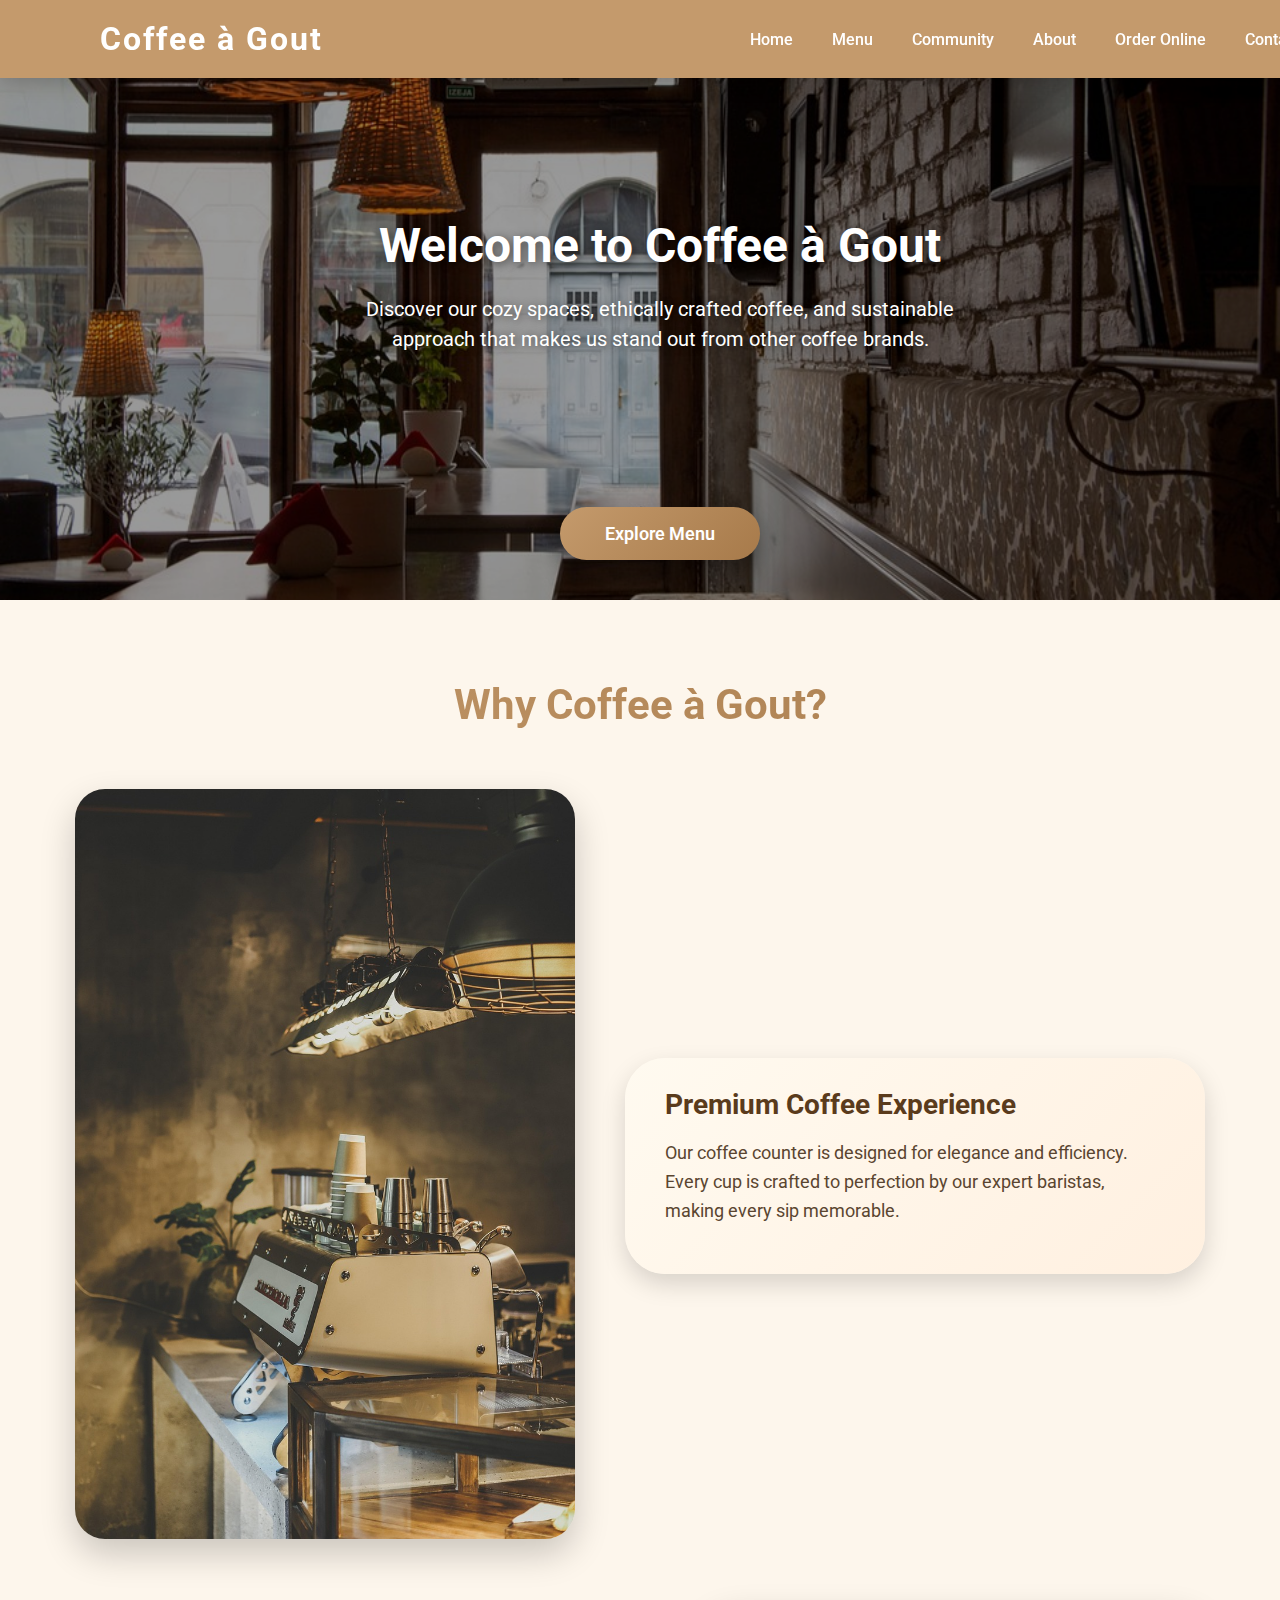
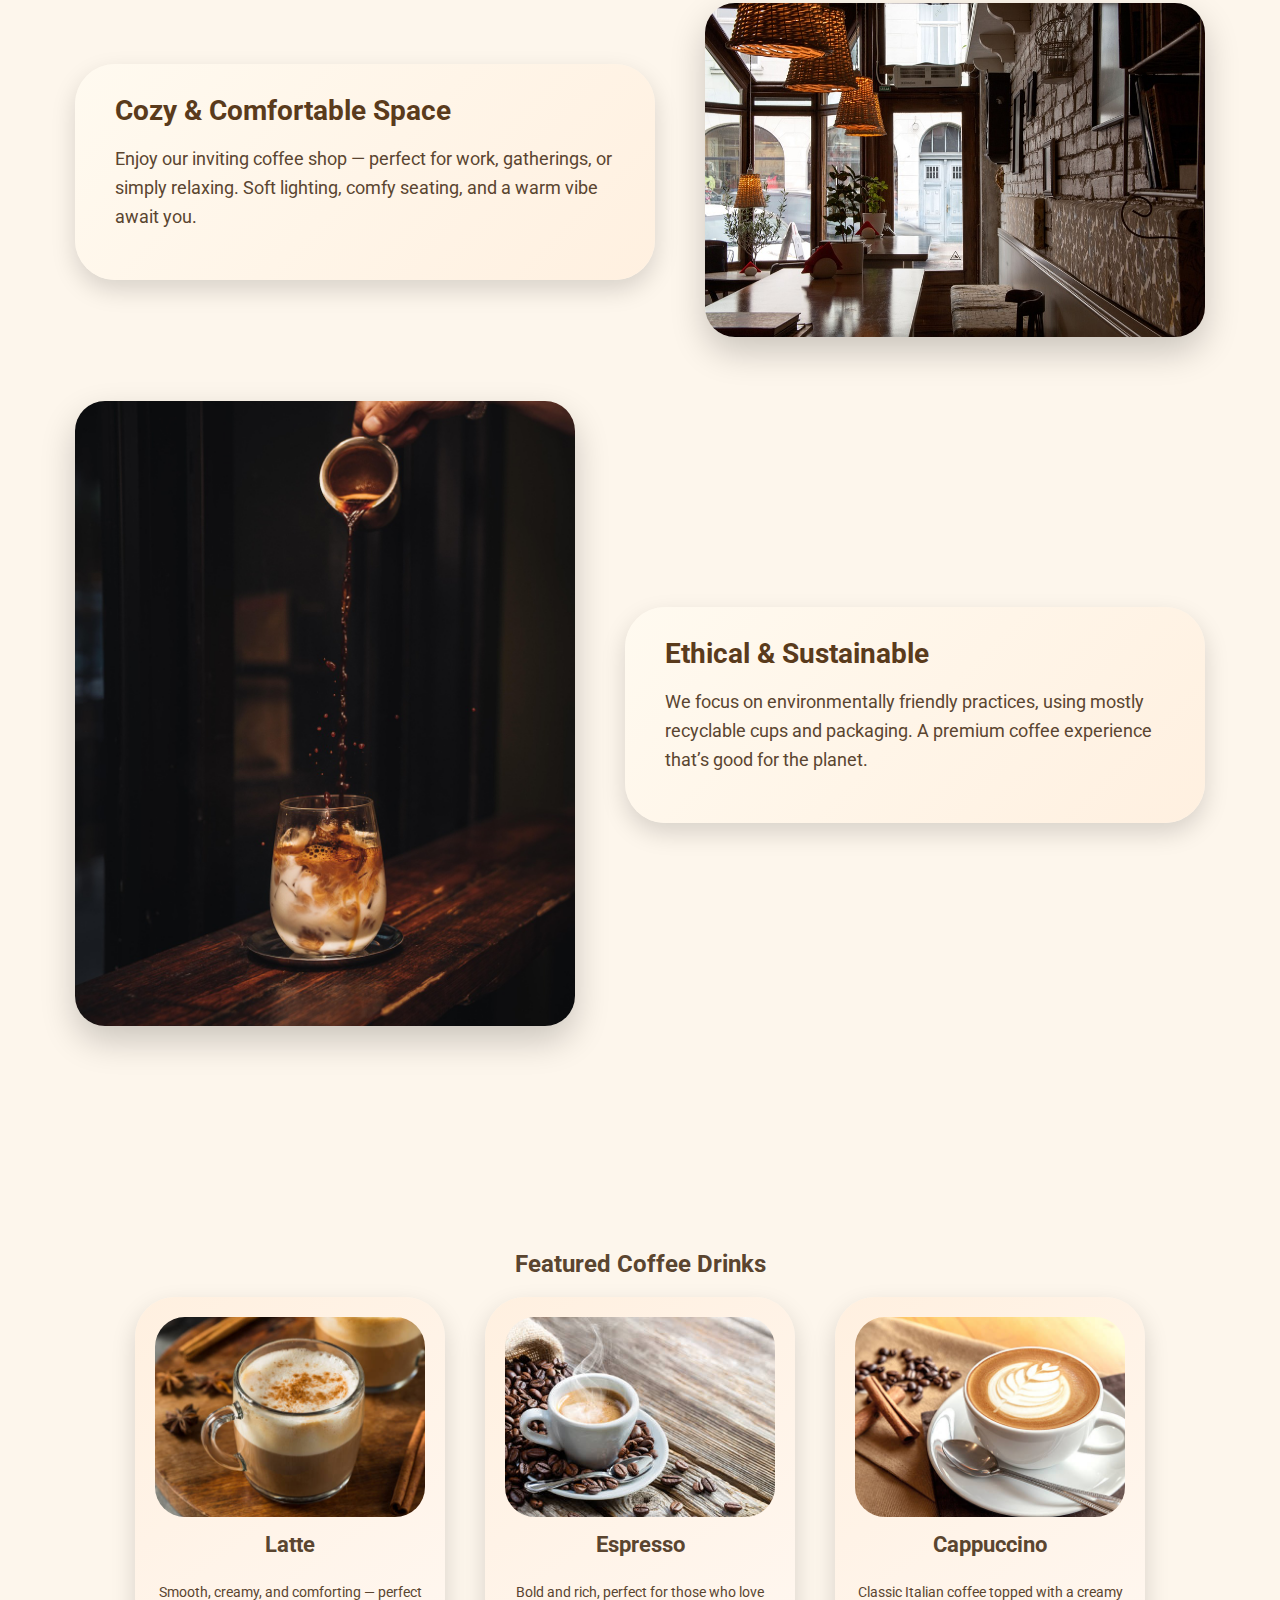
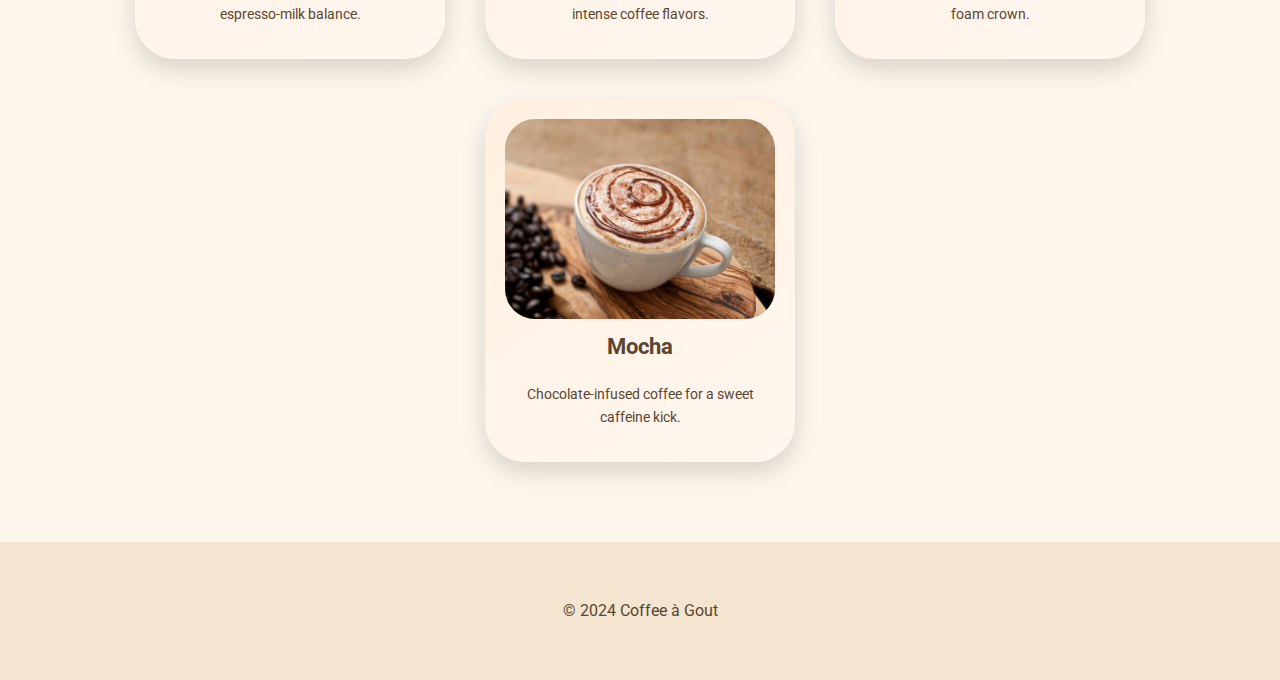
<file: index.html>
<!DOCTYPE html>
<html lang="en">
<head>
  <meta charset="UTF-8">
  <meta name="viewport" content="width=device-width, initial-scale=1.0">
  <title>Coffee à Gout - Home</title>
  <link rel="stylesheet" href="style.css">
  <link href="https://fonts.googleapis.com/css2?family=Roboto:wght@400;700&display=swap" rel="stylesheet">
</head>
<body>

<header class="navbar">
  <div class="nav-container">
    <h1 class="logo">Coffee à Gout</h1>
    <nav class="nav-right" aria-label="Main navigation">
      <a href="index.html">Home</a>
      <a href="menu.html">Menu</a>
      <a href="community.html">Community</a>
      <a href="about.html">About</a>
      <a href="order.html">Order Online</a>
      <a href="contact.html">Contact</a>
    </nav>
  </div>
</header>

<!-- HERO SECTION -->
<section class="hero-story">
  <div class="hero-image">
    <img src="images/ourplace.jpg" alt="Our Coffee Shop">
    <div class="hero-overlay">
      <div class="hero-content">
        <h2>Welcome to Coffee à Gout</h2>
        <p>Discover our cozy spaces, ethically crafted coffee, and sustainable approach that makes us stand out from other coffee brands.</p>
        <a href="menu.html" class="btn btn-explore">Explore Menu</a>
      </div>
    </div>
  </div>
</section>

<!-- WHY CHOOSE COFFEE À GOUT SECTION -->
<section class="why-choose">
  <h2>Why Coffee à Gout?</h2>

  <!-- Row 1: Coffee Counter -->
  <div class="why-row">
    <div class="why-image">
      <img src="images/coffeecounter.jpg" alt="Coffee Counter">
    </div>
    <div class="why-text">
      <h3>Premium Coffee Experience</h3>
      <p>Our coffee counter is designed for elegance and efficiency. Every cup is crafted to perfection by our expert baristas, making every sip memorable.</p>
    </div>
  </div>

  <!-- Row 2: Our Place (Image right) -->
  <div class="why-row reverse">
    <div class="why-image">
      <img src="images/ourplace.jpg" alt="Our Place">
    </div>
    <div class="why-text">
      <h3>Cozy & Comfortable Space</h3>
      <p>Enjoy our inviting coffee shop — perfect for work, gatherings, or simply relaxing. Soft lighting, comfy seating, and a warm vibe await you.</p>
    </div>
  </div>

  <!-- Row 3: Coffee Prep -->
  <div class="why-row">
    <div class="why-image">
      <img src="images/coffeeprep.jpg" alt="Coffee Preparation">
    </div>
    <div class="why-text">
      <h3>Ethical & Sustainable</h3>
      <p>We focus on environmentally friendly practices, using mostly recyclable cups and packaging. A premium coffee experience that’s good for the planet.</p>
    </div>
  </div>
</section>


<!-- FEATURED COFFEES -->
<section class="featured">
  <h2>Featured Coffee Drinks</h2>
  <br>
  
  <div class="cards">
    <div class="card">
      <img src="images/latte.jpg" alt="Latte">
      <h3>Latte</h3>
      <p>Smooth, creamy, and comforting — perfect espresso-milk balance.</p>
    </div>
    <div class="card">
      <img src="images/espresso1.jpg" alt="Espresso">
      <h3>Espresso</h3>
      <p>Bold and rich, perfect for those who love intense coffee flavors.</p>
    </div>
    <div class="card">
      <img src="images/capuccinno.jpg" alt="Cappuccino">
      <h3>Cappuccino</h3>
      <p>Classic Italian coffee topped with a creamy foam crown.</p>
    </div>
    <div class="card">
      <img src="images/mocha.jpg" alt="Mocha">
      <h3>Mocha</h3>
      <p>Chocolate-infused coffee for a sweet caffeine kick.</p>
    </div>
  </div>
</section>

<footer>
  <p>© 2024 Coffee à Gout</p>
</footer>

</body>
</html>
</file>
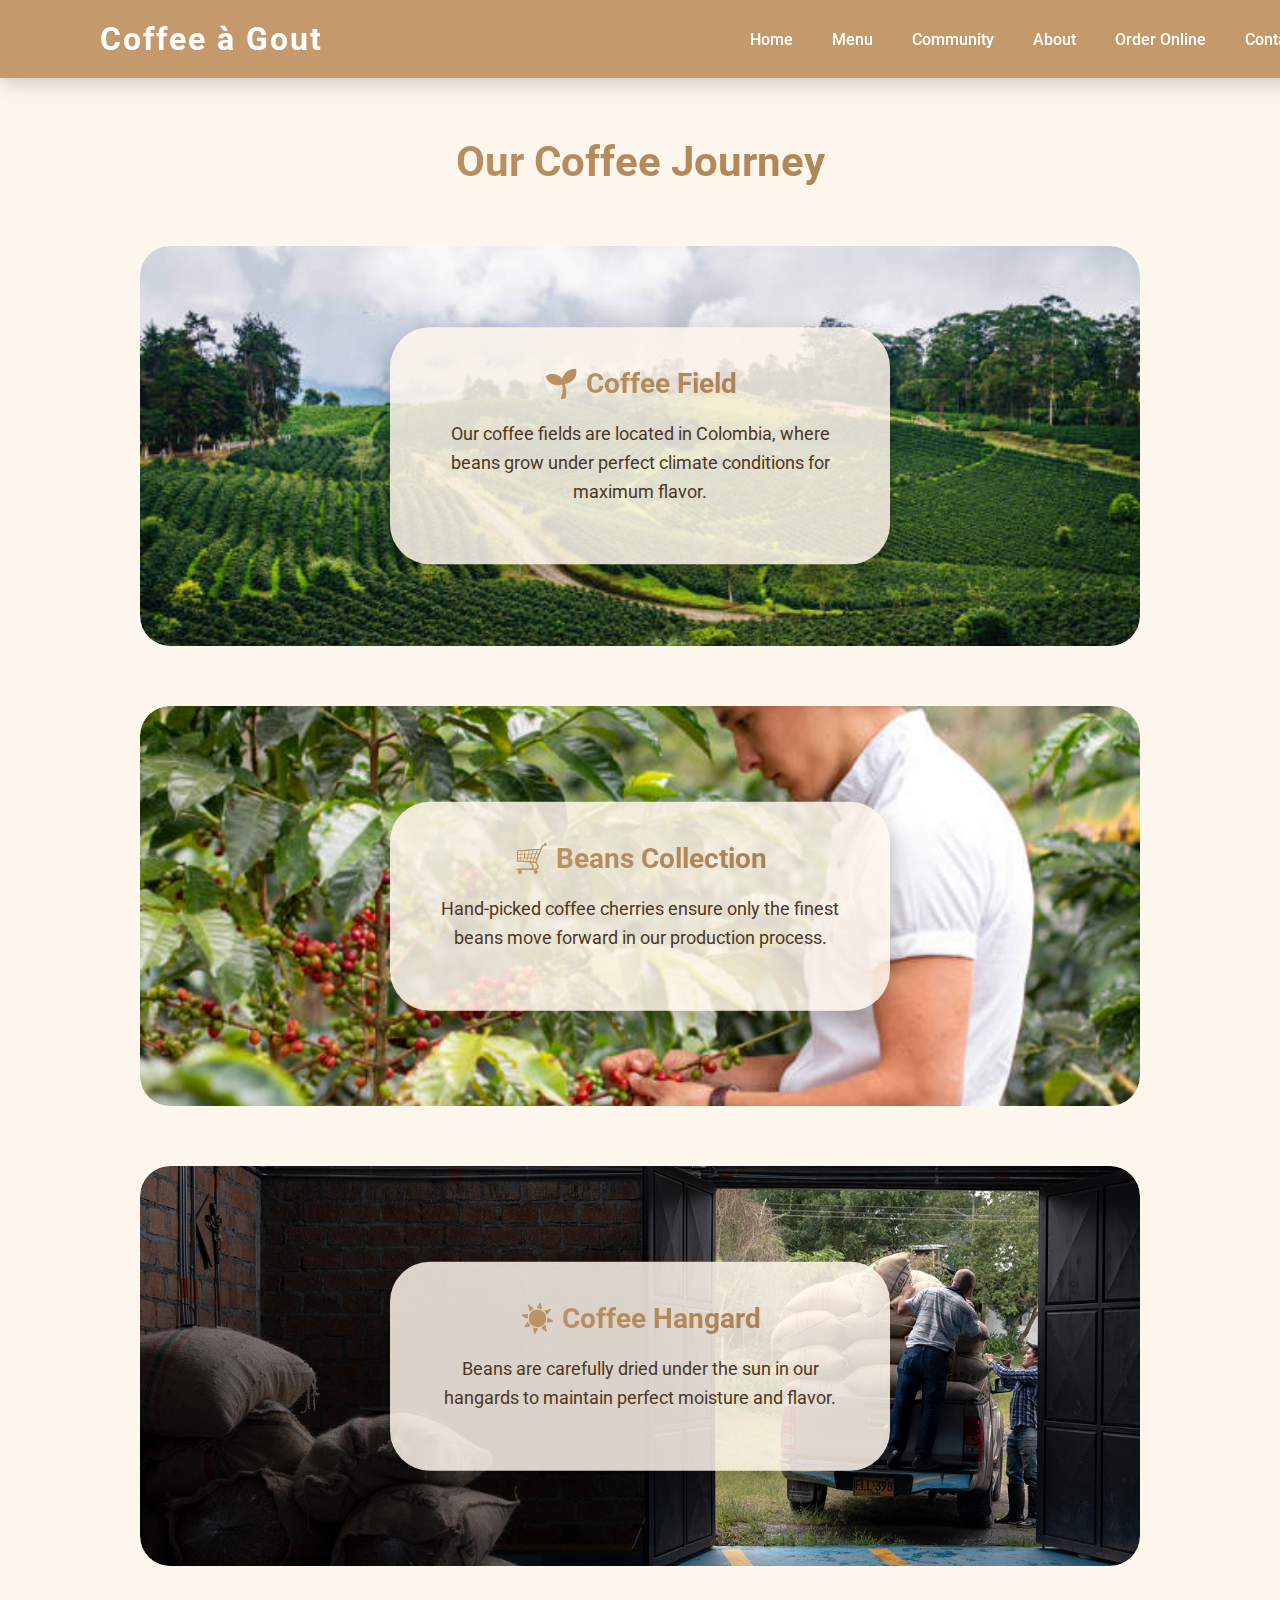
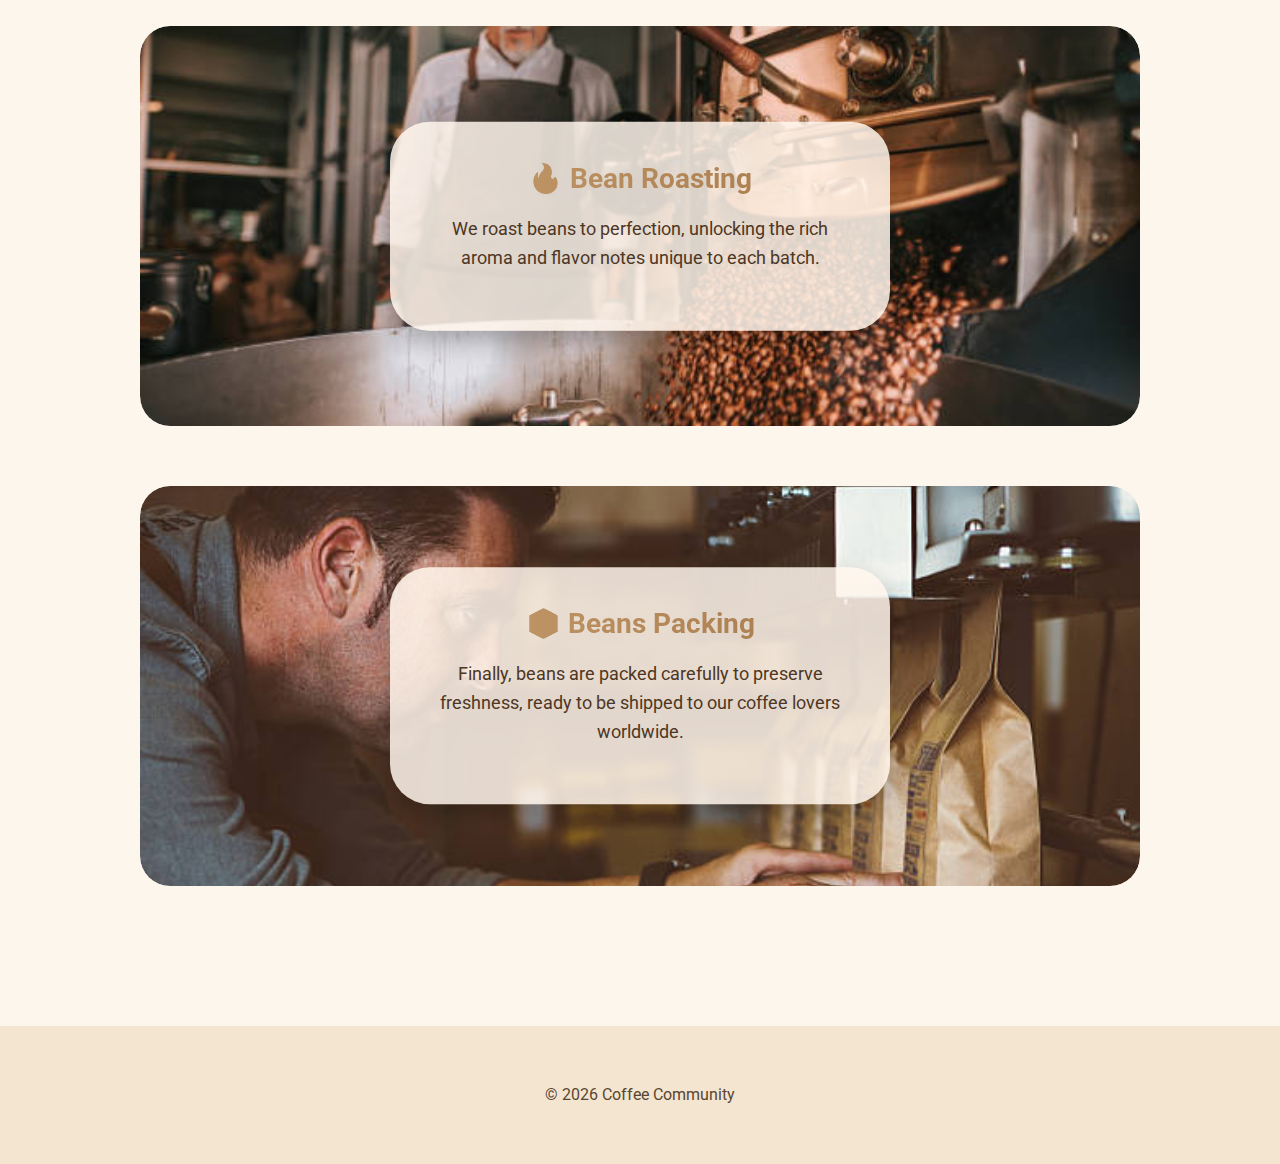
<file: about.html>
<!DOCTYPE html>
<html lang="en">
<head>
  <meta charset="UTF-8">
  <title>Coffee Community - About</title>
  <link rel="stylesheet" href="style.css">
  <link href="https://fonts.googleapis.com/css2?family=Roboto:wght@400;700&display=swap" rel="stylesheet">
</head>
<body>

<header class="navbar">
  <div class="nav-container">
    <h1 class="logo">Coffee à Gout</h1>
    <nav class="nav-right">
      <a href="index.html">Home</a>
      <a href="menu.html">Menu</a>
      <a href="community.html">Community</a>
      <a href="about.html">About</a>
      <a href="order.html">Order Online</a>
      <a href="contact.html">Contact</a>
    </nav>
  </div>
</header>

<!-- ABOUT / PROCESS SECTION -->
<section class="process-section">
  <br>
  <br>
  <br>
  <h2>Our Coffee Journey</h2>
  
  <div class="process-row overlay">
    <img src="images/coffeefield.jpg" alt="Coffee Field">
    <div class="overlay-text">
      <h3>🌱 Coffee Field</h3>
      <p>Our coffee fields are located in Colombia, where beans grow under perfect climate conditions for maximum flavor.</p>
    </div>
  </div>

  <div class="process-row overlay">
    <img src="images/beanscollect.jpg" alt="Beans Collection">
    <div class="overlay-text">
      <h3>🛒 Beans Collection</h3>
      <p>Hand-picked coffee cherries ensure only the finest beans move forward in our production process.</p>
    </div>
  </div>

  <div class="process-row overlay">
    <img src="images/coffeehangard.jpg" alt="Coffee Hangard">
    <div class="overlay-text">
      <h3>☀️ Coffee Hangard</h3>
      <p>Beans are carefully dried under the sun in our hangards to maintain perfect moisture and flavor.</p>
    </div>
  </div>

  <div class="process-row overlay">
    <img src="images/beansroasting.jpg" alt="Bean Roasting">
    <div class="overlay-text">
      <h3>🔥 Bean Roasting</h3>
      <p>We roast beans to perfection, unlocking the rich aroma and flavor notes unique to each batch.</p>
    </div>
  </div>

  <div class="process-row overlay">
    <img src="images/beanspacking.jpg" alt="Beans Packing">
    <div class="overlay-text">
      <h3>📦 Beans Packing</h3>
      <p>Finally, beans are packed carefully to preserve freshness, ready to be shipped to our coffee lovers worldwide.</p>
    </div>
  </div>

</section>

<footer>
  <p>© 2026 Coffee Community</p>
</footer>

</body>
</html>
</file>
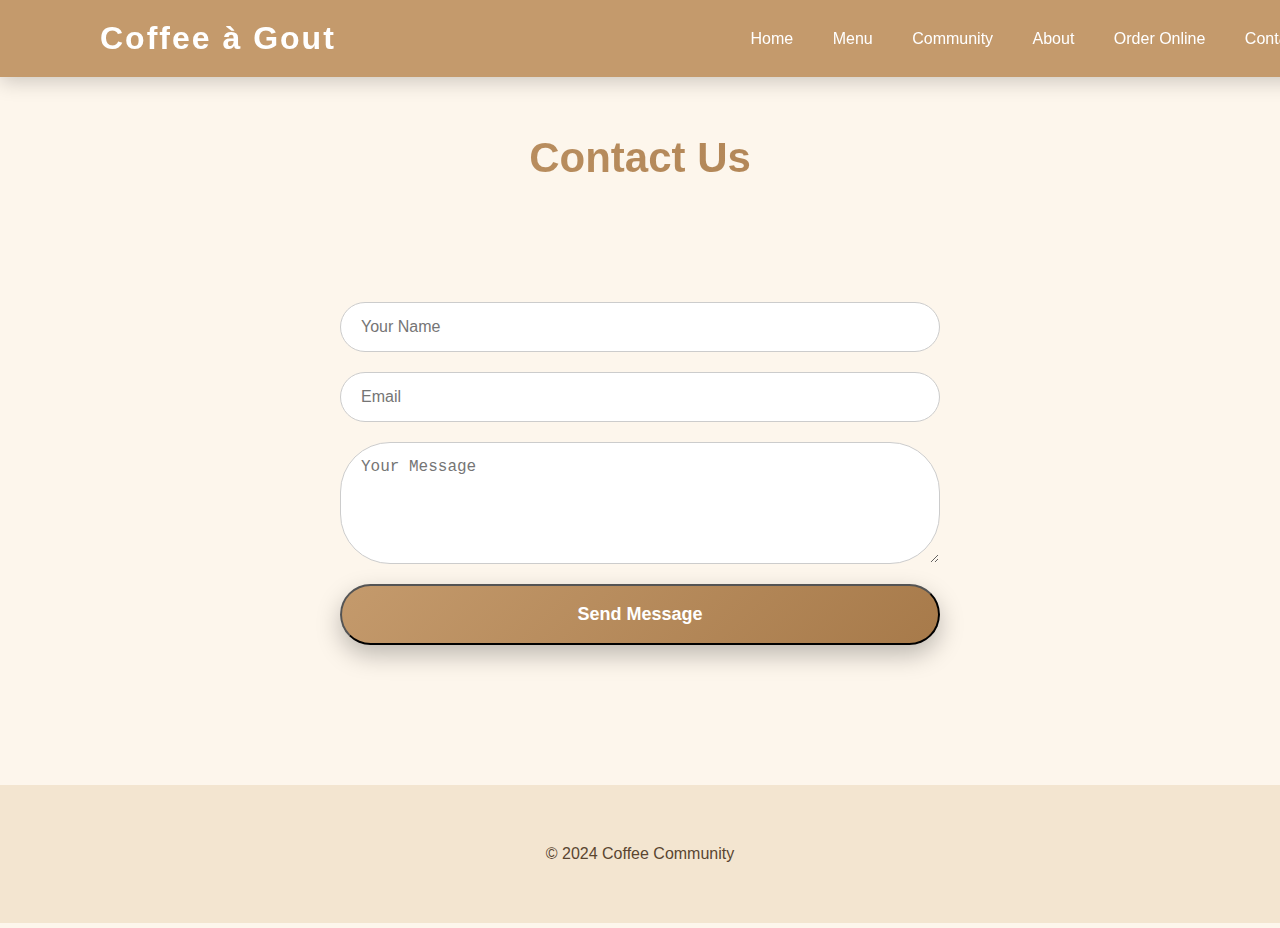
<file: contact.html>
<!DOCTYPE html>
<html lang="en">
<head>
<meta charset="UTF-8">
<title>Coffee Community - Contact</title>
<link rel="stylesheet" href="style.css">
</head>
<body>

<header class="navbar">
  <div class="nav-container">
    <h1 class="logo">Coffee à Gout</h1>
    <nav class="nav-right">
      <a href="index.html">Home</a>
      <a href="menu.html">Menu</a>
      <a href="community.html">Community</a>
      <a href="about.html">About</a>
      <a href="order.html">Order Online</a>
      <a href="contact.html">Contact</a>
    </nav>
  </div>
</header>

<section class="process-section">
  <br>
  <br>
  <br>
  <h2>Contact Us</h2>
  <form action="#" method="POST">
    <input type="text" name="name" placeholder="Your Name" required>
    <input type="email" name="email" placeholder="Email" required>
    <textarea name="message" placeholder="Your Message" rows="5"></textarea>
    <button type="submit" class="btn btn-form">Send Message</button>
  </form>
</section>

<footer>
  <p>© 2024 Coffee Community</p>
</footer>

</body>
</html>
</file>
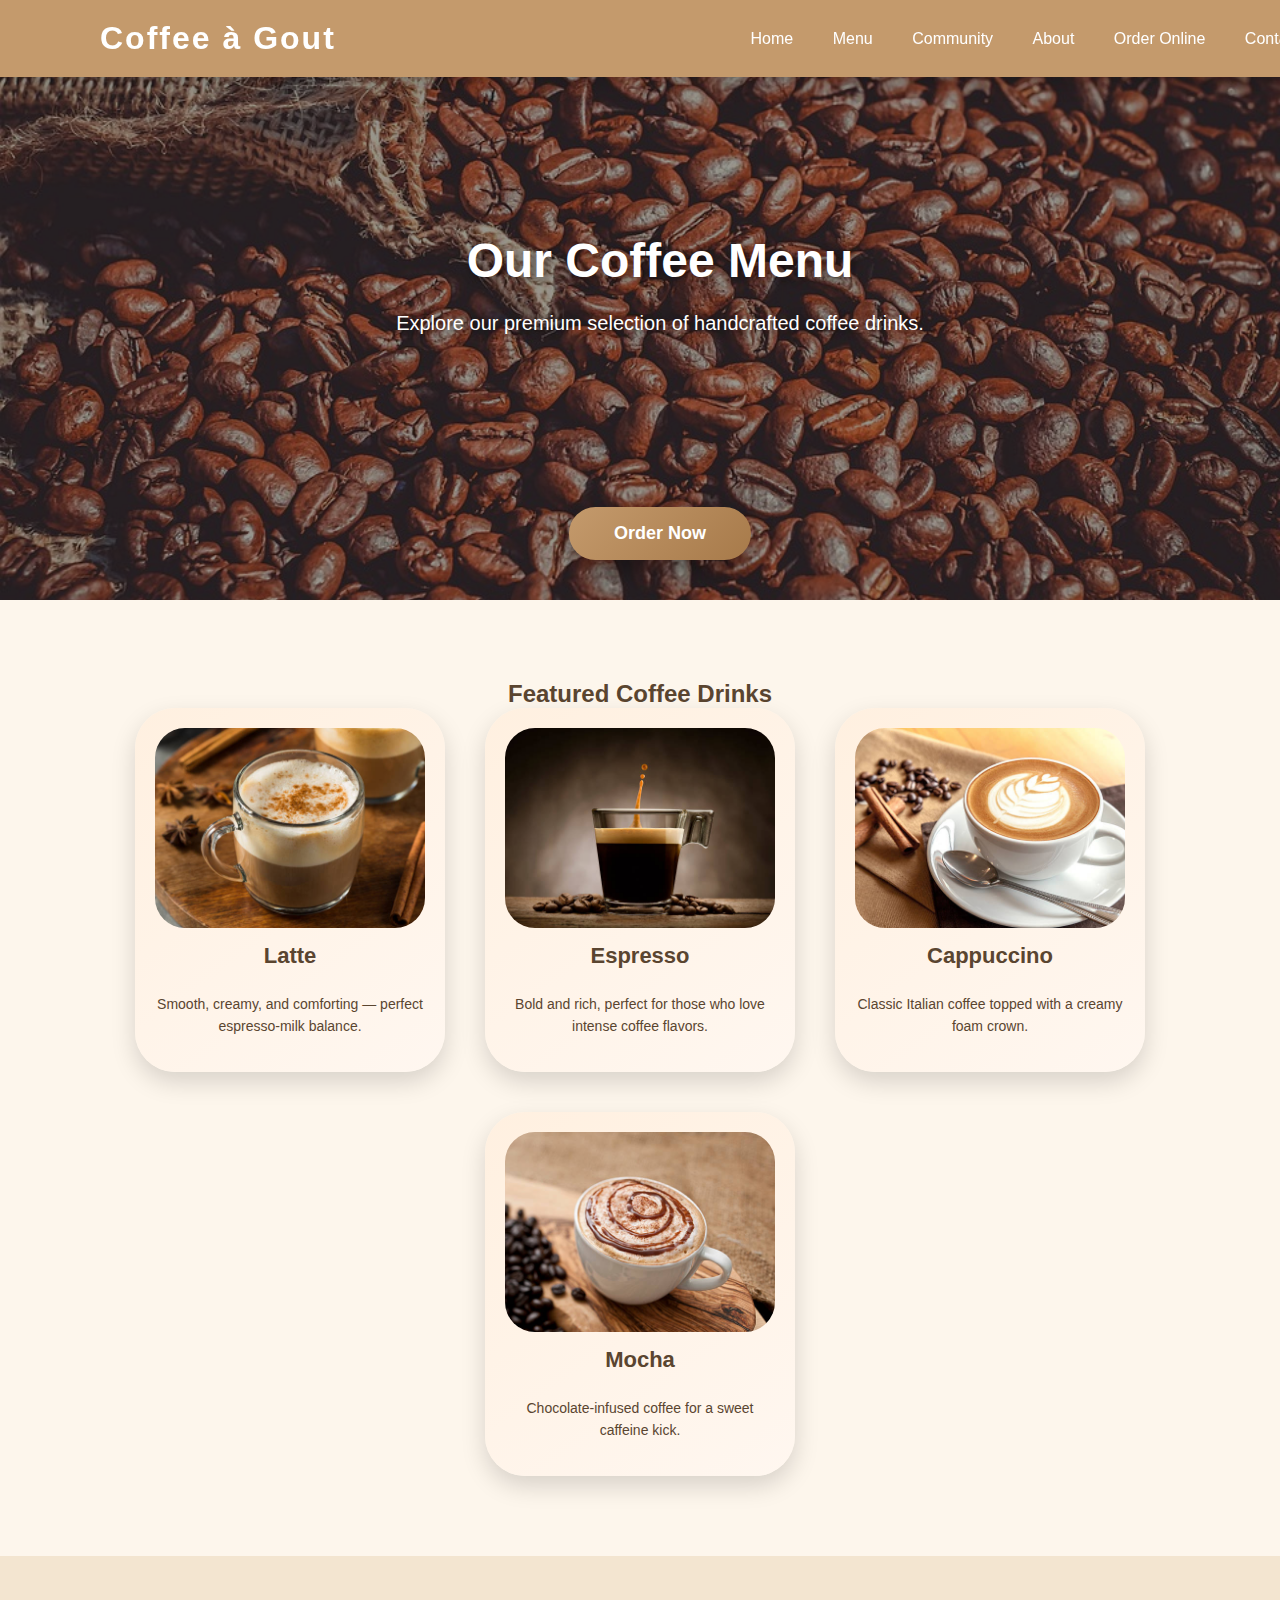
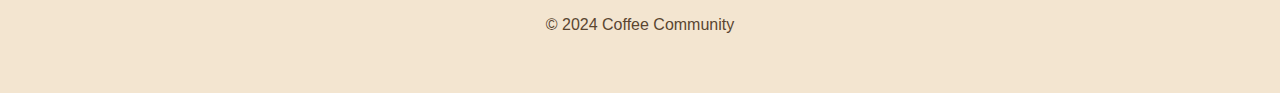
<file: menu.html>
<!DOCTYPE html>
<html lang="en">
<head>
<meta charset="UTF-8">
<meta name="viewport" content="width=device-width, initial-scale=1.0">
<title>Coffee à Gout – Menu</title>
<link rel="stylesheet" href="style.css">
</head>
<body>

<header class="navbar">
  <div class="nav-container">
    <h1 class="logo">Coffee à Gout</h1>
    <nav class="nav-right" aria-label="Main navigation">
      <a href="index.html">Home</a>
      <a href="menu.html">Menu</a>
      <a href="community.html">Community</a>
      <a href="about.html">About</a>
      <a href="order.html">Order Online</a>
      <a href="contact.html">Contact</a>
    </nav>
  </div>
</header>

<section class="hero-story">
  <div class="hero-image">
    <img src="images/beans.jpg" alt="Coffee Menu Hero">
    <div class="hero-overlay">
      <div class="hero-content">
        <h2>Our Coffee Menu</h2>
        <p>Explore our premium selection of handcrafted coffee drinks.</p>
        <a href="order.html" class="btn btn-order">Order Now</a>
      </div>
    </div>
  </div>
</section>

<section class="featured">
  <h2>Featured Coffee Drinks</h2>
  <div class="cards">
    <div class="card">
      <img src="images/latte.jpg" alt="Latte">
      <h3>Latte</h3>
      <p>Smooth, creamy, and comforting — perfect espresso-milk balance.</p>
    </div>
    <div class="card">
      <img src="images/espresso.jpg" alt="Espresso">
      <h3>Espresso</h3>
      <p>Bold and rich, perfect for those who love intense coffee flavors.</p>
    </div>
    <div class="card">
      <img src="images/capuccinno.jpg" alt="Cappuccino">
      <h3>Cappuccino</h3>
      <p>Classic Italian coffee topped with a creamy foam crown.</p>
    </div>
    <div class="card">
      <img src="images/mocha.jpg" alt="Mocha">
      <h3>Mocha</h3>
      <p>Chocolate-infused coffee for a sweet caffeine kick.</p>
    </div>
  </div>
</section>

<footer>
  <p>© 2024 Coffee Community</p>
</footer>

</body>
</html>
</file>
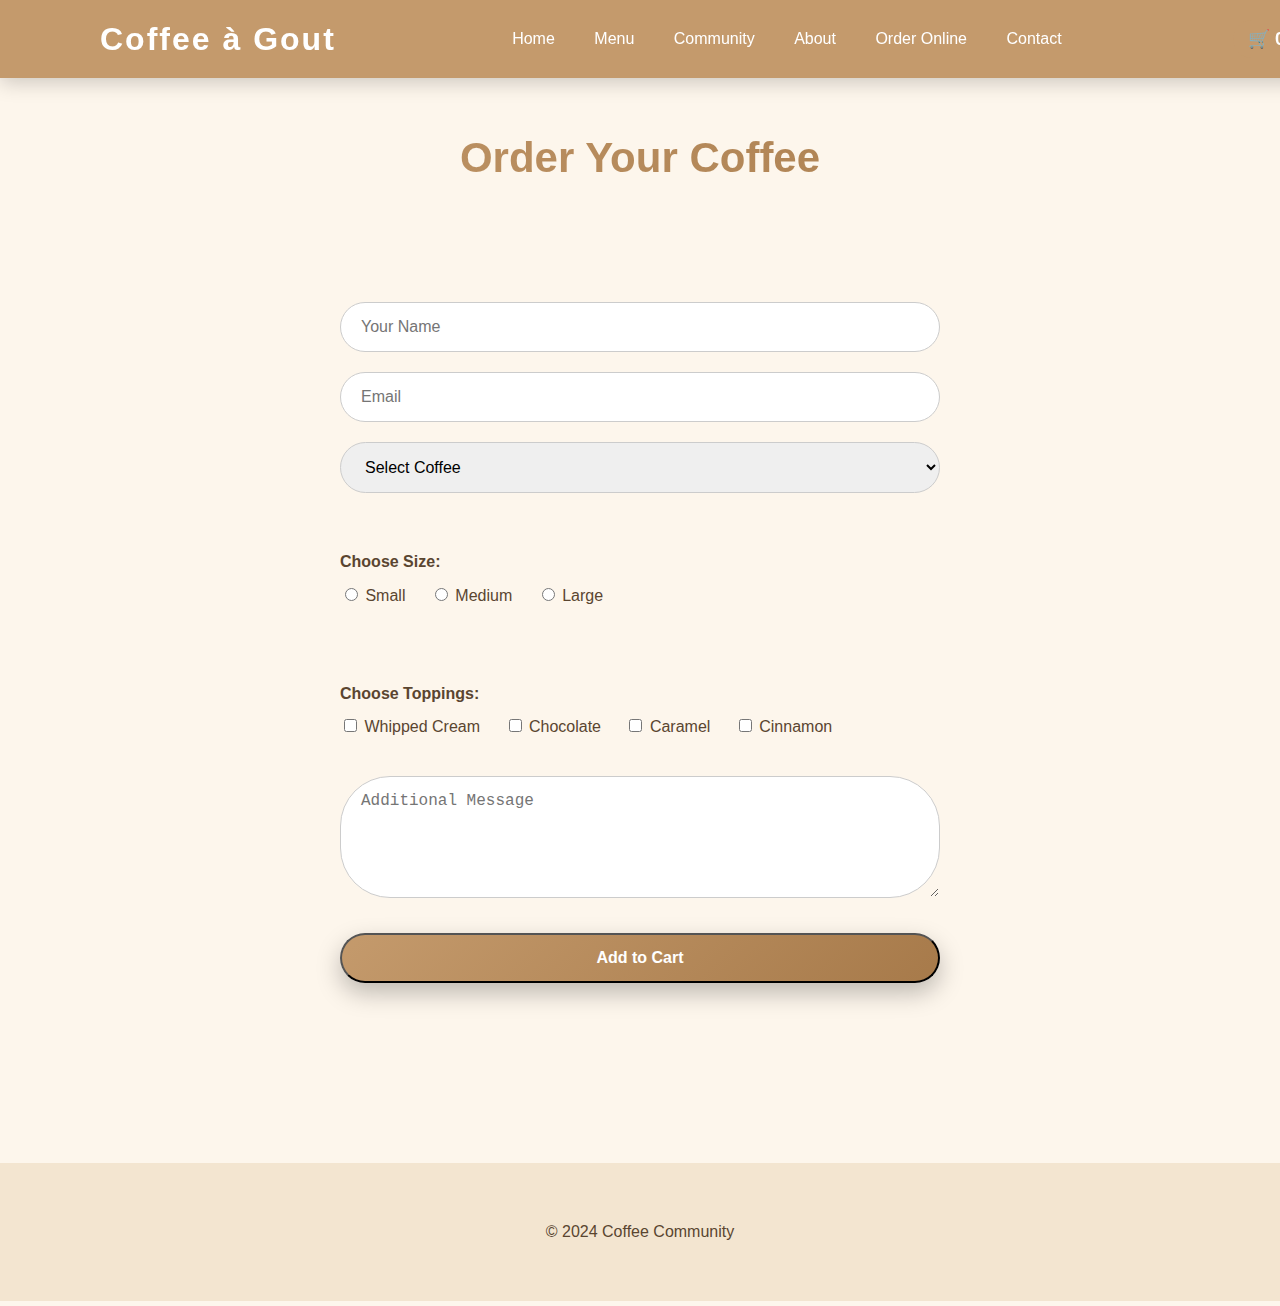
<file: order.html>
<!DOCTYPE html>
<html lang="en">
<head>
<meta charset="UTF-8">
<title>Coffee Community - Order</title>
<link rel="stylesheet" href="style.css">
</head>
<body>

<header class="navbar">
  <div class="nav-container">
    <h1 class="logo">Coffee à Gout</h1>
    <nav class="nav-right">
      <a href="index.html">Home</a>
      <a href="menu.html">Menu</a>
      <a href="community.html">Community</a>
      <a href="about.html">About</a>
      <a href="order.html">Order Online</a>
      <a href="contact.html">Contact</a>
    </nav>
    <div class="cart-counter" id="cartCounter">🛒 0</div>
  </div>
</header>

<section class="process-section">
  <br>
  <br>
  <br>
  <h2>Order Your Coffee</h2>
  <form id="orderForm">
    <input type="text" name="name" placeholder="Your Name" required>
    <input type="email" name="email" placeholder="Email" required>

    <select name="coffee" id="coffeeSelect" required>
      <option value="" disabled selected>Select Coffee</option>
      <option value="latte">Latte</option>
      <option value="espresso1">Espresso1</option>
      <option value="cappuccino">Cappuccino</option>
      <option value="mocha">Mocha</option>
    </select>

    <div class="size-options">
      <p>Choose Size:</p>
      <label><input type="radio" name="size" value="Small" required> Small</label>
      <label><input type="radio" name="size" value="Medium"> Medium</label>
      <label><input type="radio" name="size" value="Large"> Large</label>
    </div>

    <div class="toppings-options">
      <p>Choose Toppings:</p>
      <label><input type="checkbox" name="toppings" value="Whipped Cream"> Whipped Cream</label>
      <label><input type="checkbox" name="toppings" value="Chocolate"> Chocolate</label>
      <label><input type="checkbox" name="toppings" value="Caramel"> Caramel</label>
      <label><input type="checkbox" name="toppings" value="Cinnamon"> Cinnamon</label>
    </div>

    <textarea name="message" placeholder="Additional Message" rows="5"></textarea>
    <button class="btn btn-cart">Add to Cart</button>
  </form>

  <div id="cartItems" class="cart-items"></div>
</section>

<footer>
  <p>© 2024 Coffee Community</p>
</footer>

<script>
  const form = document.getElementById('orderForm');
  const cartCounter = document.getElementById('cartCounter');
  const cartItemsDiv = document.getElementById('cartItems');
  let cart = [];

  form.addEventListener('submit', function(e) {
    e.preventDefault();

    const coffee = document.getElementById('coffeeSelect').value;
    const size = form.size.value;
    const toppings = [...form.querySelectorAll('input[name="toppings"]:checked')].map(el => el.value);
    const message = form.message.value;

    const order = {coffee, size, toppings, message};
    cart.push(order);
    updateCart();
    form.reset();
  });

  function updateCart() {
    cartCounter.textContent = `🛒 ${cart.length}`;
    cartItemsDiv.innerHTML = `<h3>Your Orders:</h3>`;
    cart.forEach((item, index) => {
      const toppingsText = item.toppings.length > 0 ? `Toppings: ${item.toppings.join(', ')}` : '';
      const orderDiv = document.createElement('div');
      orderDiv.className = 'cart-item';
      orderDiv.innerHTML = `
        <p><strong>${item.coffee}</strong> - ${item.size}</p>
        <p>${toppingsText}</p>
        <p>${item.message}</p>
        <button onclick="removeItem(${index})">Remove</button>
      `;
      cartItemsDiv.appendChild(orderDiv);
    });
  }

  function removeItem(index) {
    cart.splice(index, 1);
    updateCart();
  }
</script>
</file>
<file: style.css>
/* ===== GENERAL STYLES ===== */
body {
  margin: 0;
  font-family: 'Roboto', sans-serif;
  background: #fdf6ec;
  color: #5a4530;
}

h1, h2, h3, h4, h5 {
  margin: 0;
  font-weight: 700;
}

p {
  line-height: 1.6;
}

a { text-decoration: none; }

/* ===== NAVBAR ( BROWN) ===== */
.navbar {
  width: 100%;
  position: fixed;
  top: 0;
  left:0;
  padding: 20px 60px; /* fixed right spacing */
  z-index: 1000;
  background: #c49a6c; /*  brown */
  color: #fff;
  box-shadow: 0 4px 20px rgba(0,0,0,0.2);
}

.nav-container {
  max-width: 1200px;
  margin: 0 auto;
  display: flex;
  justify-content: space-between; /* logo left, nav right */
  align-items: center;
}

.logo {
  font-size: 32px;
  font-weight: 700;
  letter-spacing: 2px;
  color: #fff;
}

/* RIGHT-ALIGNED NAV LINKS */
.nav-right a {
  margin-left: 35px;
  font-size: 16px;
  font-weight: 500;
  color: #fff;
  position: relative;
  transition: color 0.3s;
}

.nav-right a:hover { color: #c49a6c; }

.nav-right a::after {
  content: '';
  display: block;
  width: 0;
  height: 2px;
  background: #c49a6c;
  transition: width 0.3s;
  position: absolute;
  bottom: -5px;
  left: 0;
}

.nav-right a:hover::after { width: 100%; }

/* ===== BASE BUTTON STYLE ===== */
.btn {
  display: inline-block;
  padding: 18px 50px;
  font-size: 18px;
  font-weight: 600;
  border-radius: 50px;
  background: linear-gradient(135deg,#c49a6c,#a77a4a);
  color: #fff;
  box-shadow: 0 10px 25px rgba(0,0,0,0.25);
  transition: all 0.3s ease;
}

.btn:hover {
  transform: scale(1.05);
  box-shadow: 0 15px 35px rgba(0,0,0,0.35);
}

.btn-cart {
  margin-top: 15px;
  padding: 14px 35px;
  font-size: 16px;
}

/* ===== HERO SECTIONS (INDEX + MENU) ===== */
.hero-story, .hero-story-ourplace {
  position: relative;
  width: 100%;
  height: 600px;
  overflow: hidden;
}

.hero-image {
  position: relative;
  width: 100%;
  height: 100%;
}

.hero-image img {
  width: 100%;
  height: 100%;
  object-fit: cover; /* fix stretching */
  filter: brightness(0.6);
  transition: transform 0.8s ease, filter 0.8s ease; /* smooth motion */
}

.hero-image img:hover {
  transform: scale(1.08) translateY(-10px); /* zoom + slight float up */
  filter: brightness(0.65);
}

/* Overlay for hero text */
.hero-overlay {
  position: absolute;
  top: 0;
  left: 0;
  width: 100%;
  height: 100%;
  display: flex;
  flex-direction: column;
  justify-content: center; /* vertical center */
  align-items: center;     /* horizontal center */
  text-align: center;
  padding: 0 20px;
  z-index: 2;
  color: #fff;
}

.hero-content h2 {
  font-size: 48px;
  margin-bottom: 20px;
  font-weight: 700;
  text-shadow: 2px 2px 10px rgba(0,0,0,0.5);
}

.hero-content p {
  font-size: 20px;
  max-width: 600px;
  margin-bottom: 30px;
  line-height: 1.5;
  text-shadow: 1px 1px 8px rgba(0,0,0,0.5);
}

/* Buttons centered at bottom of hero */
.btn-explore, .btn-order {
  position: absolute;
  bottom: 40px;
  left: 50%; /* center horizontally */
  transform: translateX(-50%); /* truly centered */
  padding: 16px 45px;
  font-size: 18px;
  font-weight: 600;
  border-radius: 50px;
  background: linear-gradient(135deg,#c49a6c,#a77a4a);
  color: #fff;
  box-shadow: 0 10px 25px rgba(0,0,0,0.35);
  transition: all 0.3s ease;
}

.btn-explore:hover, .btn-order:hover {
  transform: translateX(-50%) scale(1.05); /* scale while staying centered */
  box-shadow: 0 15px 35px rgba(0,0,0,0.5);
}

/* ===== FEATURED CARDS ===== */
.featured, .community-cards {
  padding: 80px 20px;
  text-align: center;
}

.cards, .community-cards .cards {
  display: flex;
  flex-wrap: wrap;
  gap: 40px;
  justify-content: center;
  align-items: stretch;
}

.card {
  background: linear-gradient(145deg,#fff0e0,#fff7f0);
  width: 270px;
  border-radius: 40px;
  padding: 20px;
  text-align: center;
  transition: all 0.3s;
  box-shadow: 0 10px 25px rgba(0,0,0,0.15);
  display: flex;
  flex-direction: column;
  justify-content: flex-start;
}

.card img {
  width: 100%;
  height: 200px;
  object-fit: cover;
  border-radius: 30px;
  margin-bottom: 15px;
  transition: transform 0.3s;
}

.card:hover img { transform: scale(1.05); }

.card h3 { font-size: 22px; margin-bottom: 10px; }

.card p { font-size: 14px; color: #5a4530; }

/* ===== WHY CHOOSE COFFEE À GOUT ===== */
.why-choose {
  padding: 80px 20px;
  background: #fdf6ec;
  text-align: center;
}

.why-choose h2 {
  font-size: 42px;
  margin-bottom: 60px;
  background: linear-gradient(90deg,#c49a6c,#a77a4a);
  -webkit-background-clip: text;
  -webkit-text-fill-color: transparent;
}

.why-row {
  display: flex;
  align-items: center;
  justify-content: center;
  margin-bottom: 60px;
  gap: 50px;
  flex-wrap: wrap;
}

.why-row.reverse {
  flex-direction: row-reverse;
}

.why-image img {
  width: 500px;
  max-width: 100%;
  border-radius: 30px;
  box-shadow: 0 15px 35px rgba(0,0,0,0.2);
  transition: transform 0.3s, box-shadow 0.3s;
}

.why-image img:hover {
  transform: scale(1.05);
  box-shadow: 0 20px 45px rgba(0,0,0,0.3);
}

.why-text {
  max-width: 500px;
  text-align: left;
  background: linear-gradient(135deg, #fffaf0, #fff0e0);
  padding: 30px 40px;
  border-radius: 40px;
  box-shadow: 0 10px 25px rgba(0,0,0,0.15);
}

.why-text h3 {
  font-size: 28px;
  margin-bottom: 15px;
  color: #5a3b1c;
}

.why-text p {
  font-size: 18px;
  color: #5a4530;
  line-height: 1.6;
}

/* ===== PROCESS ROW OVERLAY TEXT (About Page) ===== */
.process-section {
  padding: 80px 20px;
}

.process-section h2 {
  font-size: 42px;
  text-align: center;
  margin-bottom: 60px;
  background: linear-gradient(90deg,#c49a6c,#a77a4a);
  -webkit-background-clip: text;
  -webkit-text-fill-color: transparent;
}

.process-row.overlay {
  position: relative;
  margin-bottom: 60px;
  width: 100%;
  max-width: 1000px;
  margin-left: auto;
  margin-right: auto;
  border-radius: 30px;
  overflow: hidden;
}

.process-row.overlay img {
  width: 100%;
  height: 400px;
  object-fit: cover;
  display: block;
  border-radius: 30px;
  box-shadow: 0 15px 35px rgba(0,0,0,0.2);
}

.overlay-text {
  position: absolute;
  top: 50%;
  left: 50%;
  transform: translate(-50%, -50%);
  background: rgba(255, 246, 236, 0.85);
  padding: 40px 50px;
  border-radius: 40px;
  text-align: center;
  max-width: 70%;
  box-shadow: 0 10px 25px rgba(0,0,0,0.25);
  transition: all 0.3s ease;
}

.overlay-text h3 {
  font-size: 28px;
  margin-bottom: 15px;
  background: linear-gradient(90deg,#c49a6c,#a77a4a);
  -webkit-background-clip: text;
  -webkit-text-fill-color: transparent;
}

.overlay-text p {
  font-size: 18px;
  color: #4d3623;  
  line-height: 1.6;
  margin-top: 20px;
}

/* ===== FORMS ===== */
form {
  max-width: 600px;
  margin: 0 auto;
  display: flex;
  flex-direction: column;
  gap: 20px;
  padding: 60px 20px;
}

form input, form textarea, form select {
  padding: 15px 20px;
  border-radius: 50px;
  border: 1px solid #ccc;
  font-size: 16px;
}

form input:focus, form textarea:focus, form select:focus {
  outline: none;
  border-color: #c49a6c;
  box-shadow: 0 0 10px rgba(196,154,108,0.3);
}

/* ===== ORDER PAGE EXTRA STYLES ===== */
.size-options, .toppings-options {
  margin: 20px 0;
  text-align: left;
}

.size-options p, .toppings-options p {
  font-weight: 600;
  margin-bottom: 10px;
}

.size-options label, .toppings-options label {
  margin-right: 20px;
  font-size: 16px;
}

.cart-counter {
  font-size: 18px;
  font-weight: 600;
  margin-left: 30px;
  background: #c49a6c;
  color: white;
  padding: 8px 15px;
  border-radius: 25px;
}

.cart-items {
  margin-top: 40px;
  max-width: 700px;
  margin-left: auto;
  margin-right: auto;
  text-align: left;
}

.cart-item {
  background: #fff7f0;
  padding: 20px;
  border-radius: 30px;
  margin-bottom: 20px;
  box-shadow: 0 10px 25px rgba(0,0,0,0.15);
}

.cart-item button {
  background: #c49a6c;
  color: white;
  border: none;
  padding: 8px 15px;
  border-radius: 25px;
  cursor: pointer;
  margin-top: 10px;
  transition: all 0.3s;
}

.cart-item button:hover {
  background: #a77a4a;
  transform: scale(1.05);
}

/* ===== FOOTER ===== */
footer {
  padding: 40px 20px;
  text-align: center;
  background: #f3e5d0;
  color: #5a4530;
}

/* ===== RESPONSIVE ===== */
@media screen and (max-width:900px){
  .hero-story, .hero-story-ourplace { 
    height: 450px; 
  }
  .hero-content h2 { font-size: 32px; }
  .hero-content p { font-size: 16px; }
  .btn-explore, .btn-order { bottom: 20px; padding: 14px 35px; font-size: 16px; }

  .cards { flex-direction: column; align-items: center; }

  .why-row, .why-row.reverse {
    flex-direction: column;
    text-align: center;
  }
  .why-text { max-width: 90%; margin: 0 auto; }
  .why-text h3 { font-size: 24px; }
  .why-text p { font-size: 16px; }

  .process-row.overlay { 
    flex-direction: column; 
    text-align: center; 
  }
  .overlay-text { max-width: 90%; padding: 25px 30px; }
}
</file>
